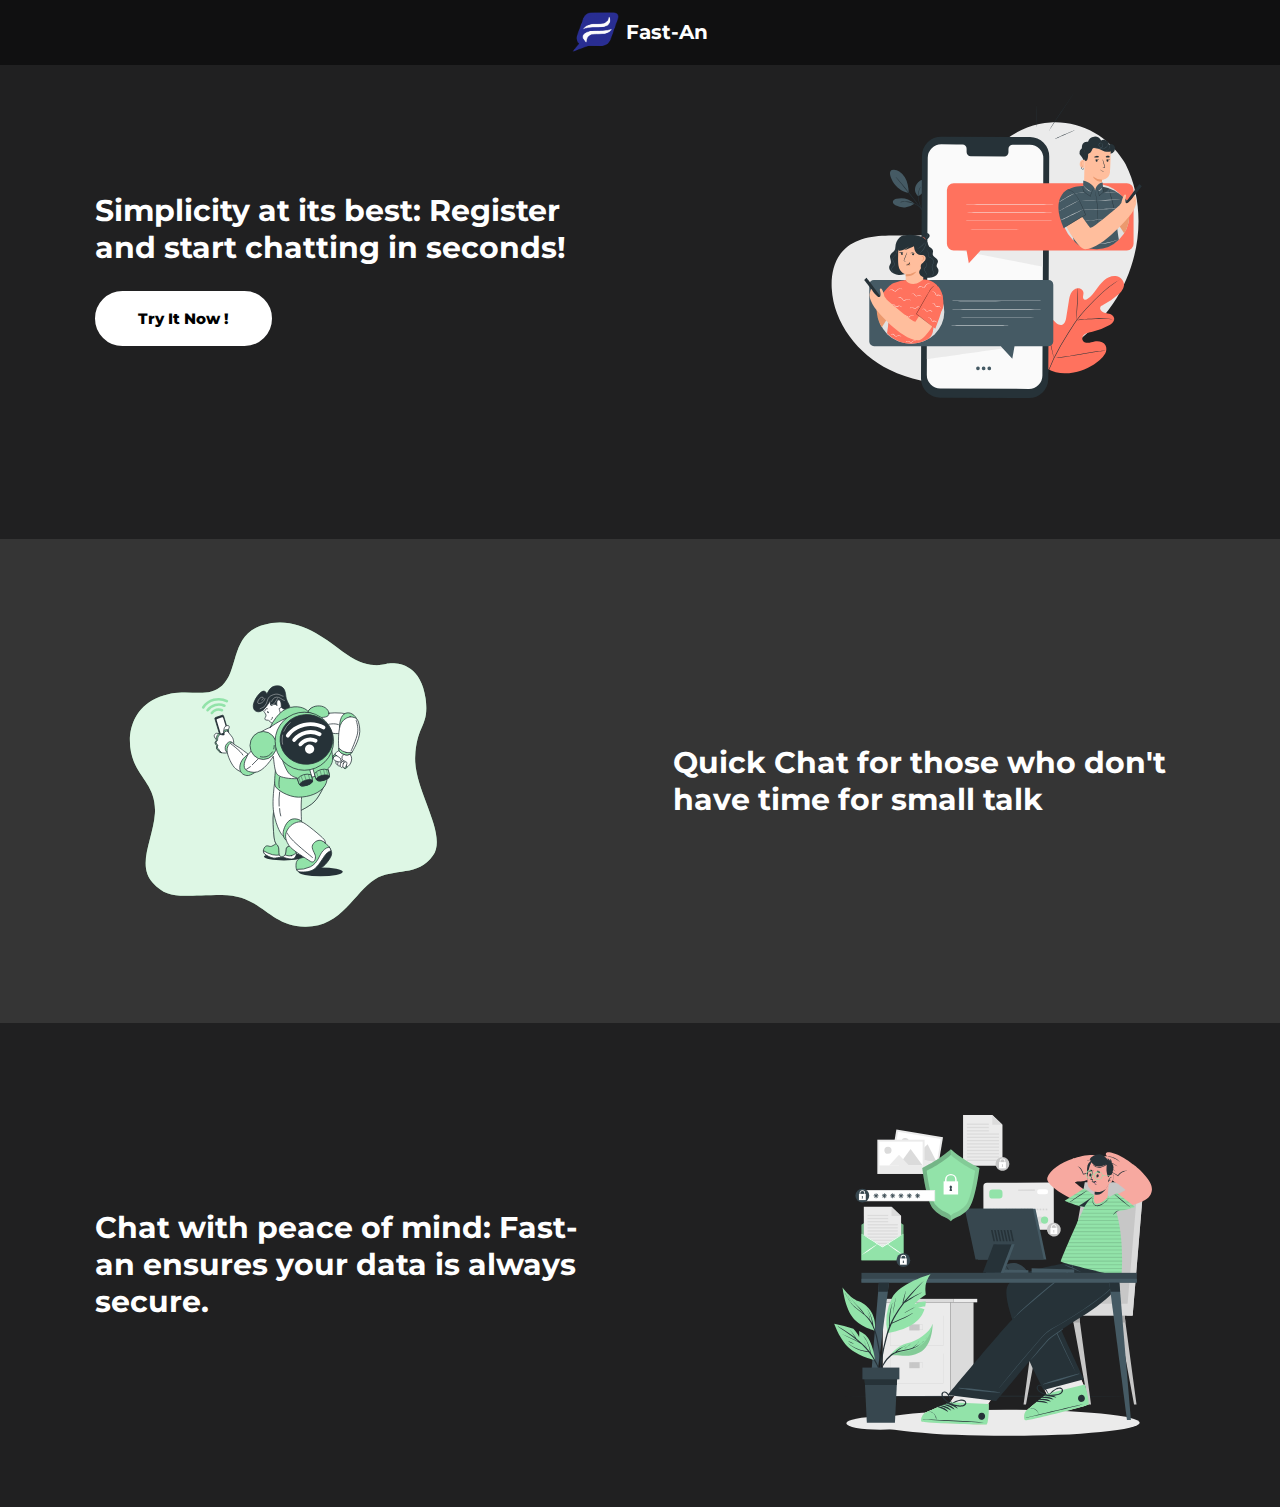
<file: porto/Fast-An/index.html>
<!DOCTYPE html>
<html lang="en">
<head>
  <meta charset="UTF-8">
  <meta http-equiv="X-UA-Compatible" content="IE=edge">
  <meta name="viewport" content="width=device-width, initial-scale=1.0">

  <title>Fast-An</title>
  <link rel="icon" type="image/png" href="img/Fast-An.png">

  <link rel="stylesheet" href="styles/Global.style.css">
  <link rel="stylesheet" href="styles/LandingPage.style.css">
</head>
<body>
  <header>
    <div class="Title">
      <img id="image" src="img/Fast-An.png" alt="=">
      <h1 id="text">Fast-An</h1>
    </div>
  </header>

  <div class="Section-1">
    <div class="Content">
      <div class="Detail">
        <div class="Desc">
          <h2>Simplicity at its best: Register and start chatting in seconds!</h2>
        </div>
        <div class="Button">
          <div id="Register">
            <p>Try It Now !</p>
          </div>
        </div>
      </div>

      <div class="Illustration">
        <img id="image" src="img/illus-1.svg" alt="illustration 1">
      </div>
    </div>
  </div>

  <div class="Section-2">
    <div class="Content">
      <div class="Illustration">
        <img id="image" src="img/illus-2.svg" alt="illustration 1">
      </div>

      <div class="Detail">
        <div class="Desc">
          <h2>Quick Chat for those who don't have time for small talk</h2>
        </div>
      </div>
    </div>
  </div>

  <div class="Section-3">
    <div class="Content">
      <div class="Detail">
        <div class="Desc">
          <h2>Chat with peace of mind: Fast-an ensures your data is always secure.</h2>
        </div>
      </div>

      <div class="Illustration">
        <img id="image" src="img/illus-3.svg" alt="illustration 1">
      </div>
    </div>
  </div>

  <script>
    const registerBtn = document.getElementById('Register');

    registerBtn.addEventListener('click', () => {
      window.location.href = './register.html'
    })
  </script>
</body>
</html>
</file>
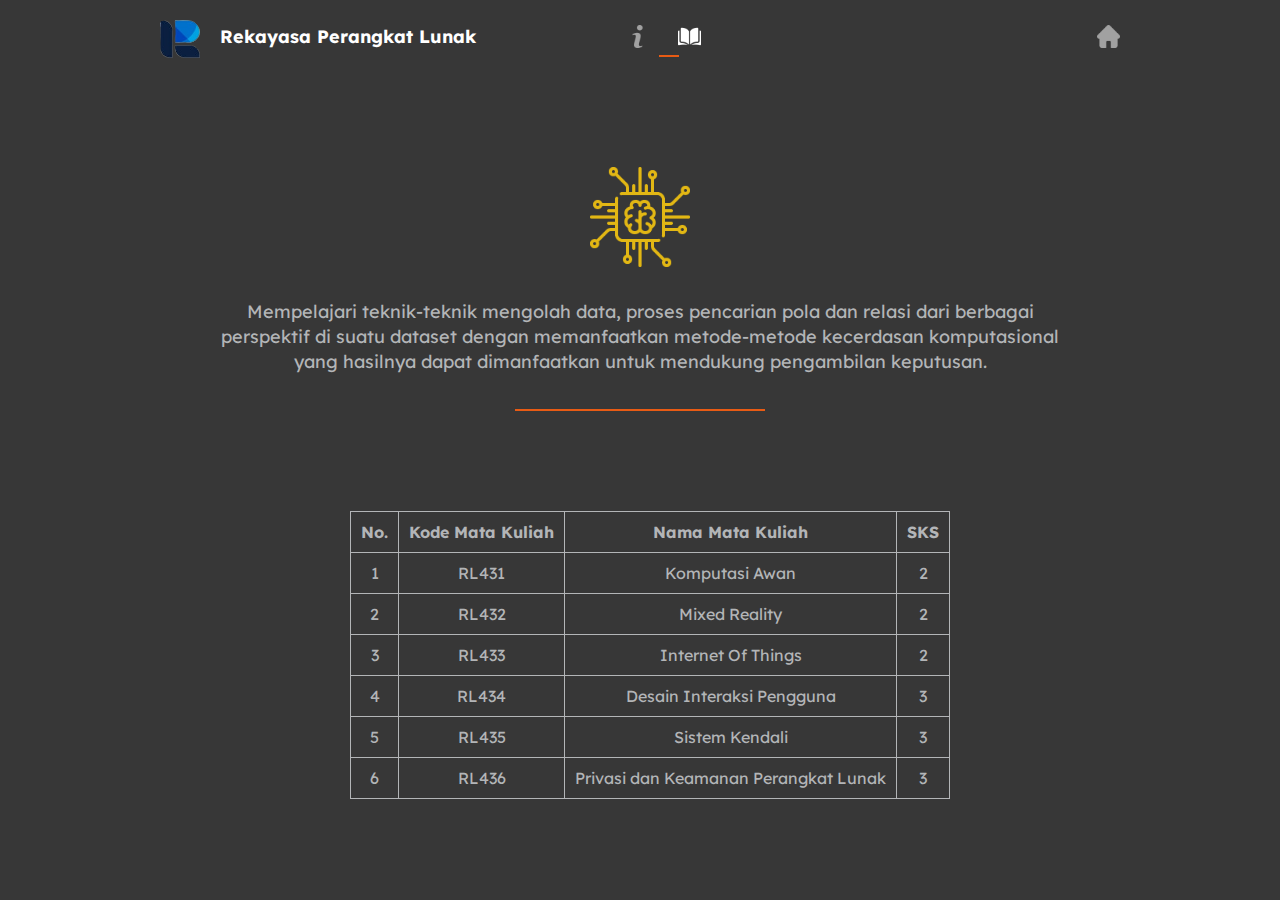
<file: RPL-KBK.html>
<!DOCTYPE html>
<html lang="en">

<head>
    <meta charset="UTF-8">
    <meta http-equiv="X-UA-Compatible" content="IE=edge">
    <meta name="viewport" content="width=device-width, initial-scale=1.0">

    <title>Mikail Asada</title>
    <link rel="icon"
        href="https://cdn.discordapp.com/icons/896414870361231480/e5ab53156741a7402ef888adcf79eecc.webp?size=128"
        type="image/x-icon">
        
    <link rel="stylesheet" href="css/RPL-KBK.css">
    <link rel="preconnect" href="https://fonts.googleapis.com">


    <link rel="preconnect" href="https://fonts.gstatic.com" crossorigin>
    <link href="https://fonts.googleapis.com/css2?family=Lexend+Deca:wght@300&display=swap" rel="stylesheet">
</head>

<body>
    <div class="Container">
        <div class="Head">
            <div class="Title">
                <img src="img/RPL.png" alt="" id="RPL-Icon">
                <h3 id="Title-Text">Rekayasa Perangkat Lunak</h3>
            </div>
            <div class="Navbar-Btn">
                    <a href="RPL-Main.html"><img src="img/Info.png" alt="" id="Info-Btn"></a>
                    <img src="img/Book-Hover.png" alt="" id="Subject-Btn">
                    <a href="index.html"><img src="img/Home.png" alt="" id="Home-Btn"></a>
                    <div id="Selected-Line"></div>
            </div>
        </div>
        <div class="Content">
            <img src="img/AI.png" alt="" id="Icon">
            <div class="Text">
                <p> 
                    Mempelajari teknik-teknik mengolah data, proses pencarian pola dan relasi dari berbagai perspektif di suatu dataset dengan memanfaatkan metode-metode kecerdasan komputasional yang hasilnya dapat dimanfaatkan untuk mendukung pengambilan keputusan.
                </p>
            </div>
            <div id="Buttom-Line"></div>
            <table class="Table">
                <tr>
                    <th>No.</th>
                    <th>Kode Mata Kuliah</th>
                    <th>Nama Mata Kuliah</th>
                    <th>SKS</th>
                </tr>
                <tr>
                    <td>1</td>
                    <td>RL431</td>
                    <td>Komputasi Awan</td>
                    <td>2</td>
                </tr>
                <tr>
                    <td>2</td>
                    <td>RL432</td>
                    <td>Mixed Reality</td>
                    <td>2</td>
                </tr>
                <tr>
                    <td>3</td>
                    <td>RL433</td>
                    <td>Internet Of Things</td>
                    <td>2</td>
                </tr>
                <tr>
                    <td>4</td>
                    <td>RL434</td>
                    <td>Desain Interaksi Pengguna</td>
                    <td>3</td>
                </tr>
                <tr>
                    <td>5</td>
                    <td>RL435</td>
                    <td>Sistem Kendali</td>
                    <td>3</td>
                </tr>
                <tr>
                    <td>6</td>
                    <td>RL436</td>
                    <td>Privasi dan Keamanan Perangkat Lunak</td>
                    <td>3</td>
                </tr>
            </table>
        </div>
    </div>
</body>

</html>
</file>
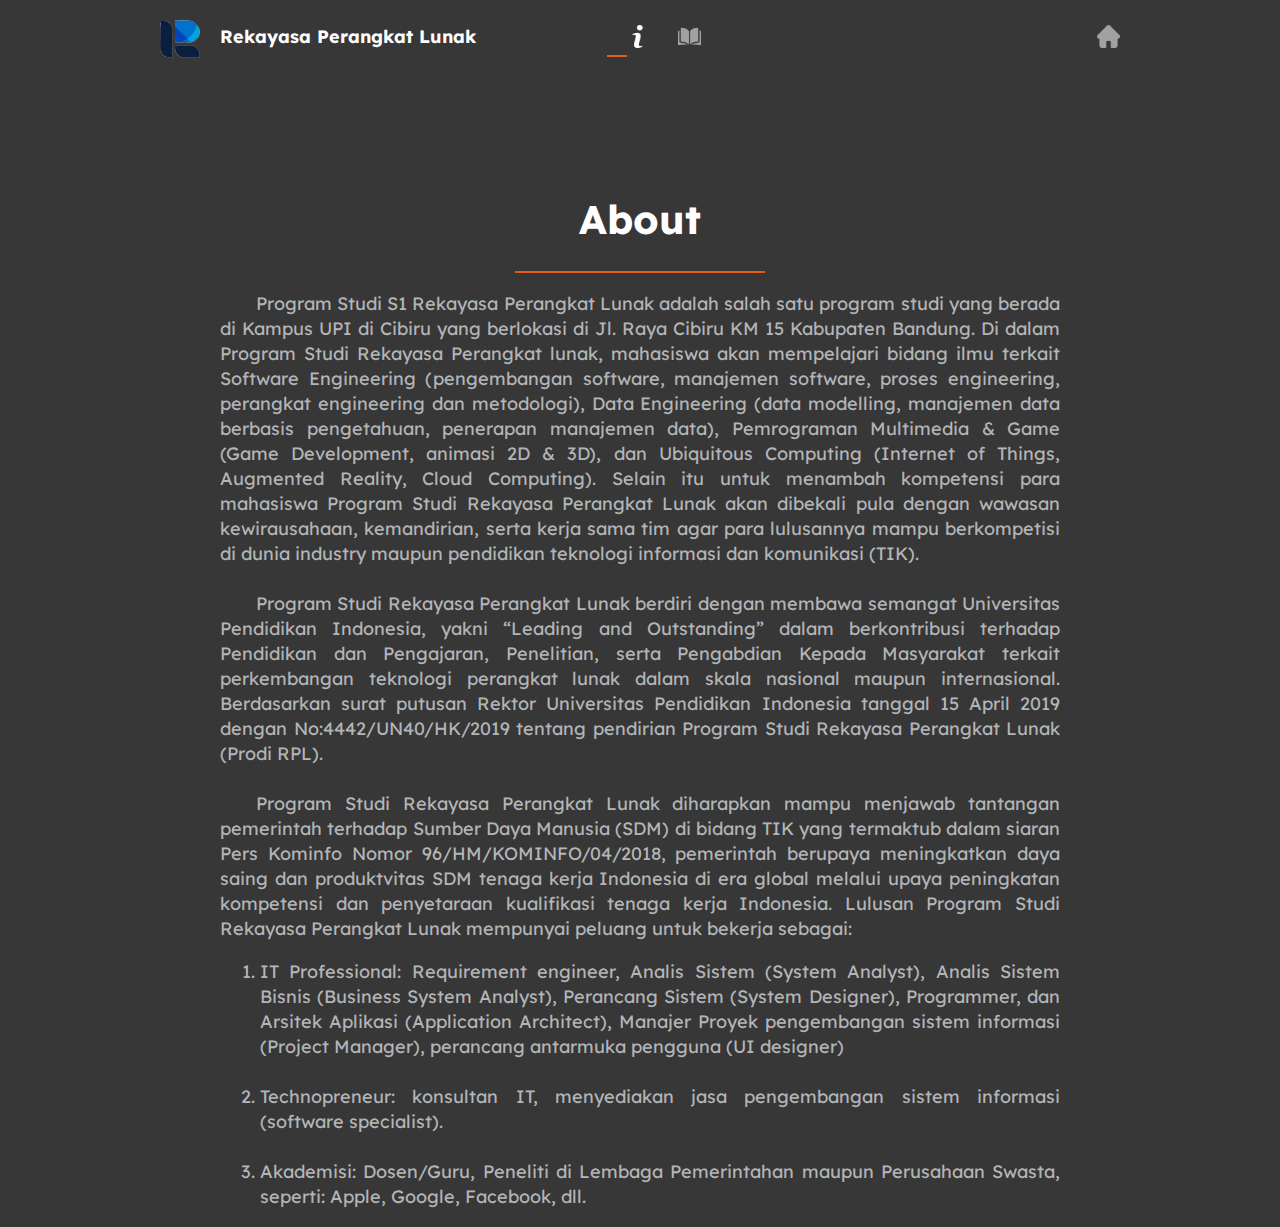
<file: RPL-Main.html>
<!DOCTYPE html>
<html lang="en">

<head>
    <meta charset="UTF-8">
    <meta http-equiv="X-UA-Compatible" content="IE=edge">
    <meta name="viewport" content="width=device-width, initial-scale=1.0">

    <title>Mikail Asada</title>
    <link rel="icon"
        href="https://cdn.discordapp.com/icons/896414870361231480/e5ab53156741a7402ef888adcf79eecc.webp?size=128"
        type="image/x-icon">

    <link rel="stylesheet" href="css/RPL-Main.css">
    <link rel="preconnect" href="https://fonts.googleapis.com">


    <link rel="preconnect" href="https://fonts.gstatic.com" crossorigin>
    <link href="https://fonts.googleapis.com/css2?family=Lexend+Deca:wght@300&display=swap" rel="stylesheet">
</head>

<body>
    <div class="Container">
        <div class="Head">
            <div class="Title">
                <img src="img/RPL.png" alt="" id="RPL-Icon">
                <h3 id="Title-Text">Rekayasa Perangkat Lunak</h3>
            </div>
            <div class="Navbar-Btn">
                <img src="img/Info-Hover.png" alt="" id="Info-Btn">
                <a href="RPL-KBK.html"><img src="img/Book.png" alt="" id="Subject-Btn"></a>
                <a href="index.html"><img src="img/Home.png" alt="" id="Home-Btn"></a>
                <div id="Selected-Line"></div>
            </div>
        </div>
        <div class="About">
            <h1 id="Title"> About</h1>
            <div id="About-Buttom-Line"></div>
            <div class="Content">
                <p>
                    &emsp;&emsp;Program Studi S1 Rekayasa Perangkat Lunak adalah salah satu program
                    studi yang berada di Kampus UPI di Cibiru yang berlokasi di Jl. Raya
                    Cibiru KM 15 Kabupaten Bandung. Di dalam Program Studi Rekayasa
                    Perangkat lunak, mahasiswa akan mempelajari bidang ilmu terkait
                    Software Engineering (pengembangan software, manajemen software,
                    proses engineering, perangkat engineering dan metodologi), Data
                    Engineering (data modelling, manajemen data berbasis pengetahuan,
                    penerapan manajemen data), Pemrograman Multimedia & Game (Game
                    Development, animasi 2D & 3D), dan Ubiquitous Computing (Internet of
                    Things, Augmented Reality, Cloud Computing). Selain itu untuk
                    menambah kompetensi para mahasiswa Program Studi Rekayasa Perangkat
                    Lunak akan dibekali pula dengan wawasan kewirausahaan, kemandirian,
                    serta kerja sama tim agar para lulusannya mampu berkompetisi di dunia
                    industry maupun pendidikan teknologi informasi dan komunikasi (TIK).
                    <br><br>
                    &emsp;&emsp;Program Studi Rekayasa Perangkat Lunak berdiri dengan membawa semangat Universitas
                    Pendidikan Indonesia, yakni “Leading and Outstanding” dalam berkontribusi terhadap
                    Pendidikan dan Pengajaran, Penelitian, serta Pengabdian Kepada Masyarakat terkait
                    perkembangan teknologi perangkat lunak dalam skala nasional maupun internasional.
                    Berdasarkan surat putusan Rektor Universitas Pendidikan Indonesia tanggal 15 April
                    2019 dengan No:4442/UN40/HK/2019 tentang pendirian Program Studi Rekayasa Perangkat
                    Lunak (Prodi RPL).
                    <br><br>
                    &emsp;&emsp;Program Studi Rekayasa Perangkat Lunak diharapkan mampu menjawab tantangan pemerintah
                    terhadap Sumber Daya Manusia (SDM) di bidang TIK yang termaktub dalam siaran Pers
                    Kominfo Nomor 96/HM/KOMINFO/04/2018, pemerintah berupaya meningkatkan daya saing dan
                    produktvitas SDM tenaga kerja Indonesia di era global melalui upaya peningkatan
                    kompetensi dan penyetaraan kualifikasi tenaga kerja Indonesia. Lulusan Program Studi
                    Rekayasa Perangkat Lunak mempunyai peluang untuk bekerja sebagai:
                <ol>
                    <li>
                        IT Professional: Requirement engineer, Analis Sistem (System Analyst), Analis Sistem Bisnis
                        (Business System Analyst), Perancang Sistem (System Designer), Programmer, dan Arsitek
                        Aplikasi (Application Architect), Manajer Proyek pengembangan sistem informasi (Project
                        Manager), perancang antarmuka pengguna (UI designer)
                    </li>
                    <br>
                    <li>
                        Technopreneur: konsultan IT, menyediakan jasa pengembangan sistem informasi (software
                        specialist).
                    </li>
                    <br>
                    <li>
                        Akademisi: Dosen/Guru, Peneliti di Lembaga Pemerintahan maupun Perusahaan Swasta, seperti:
                        Apple, Google, Facebook, dll.
                    </li>
                </ol>
                </p>
            </div>
        </div>
    </div>
</body>

</html>
</file>
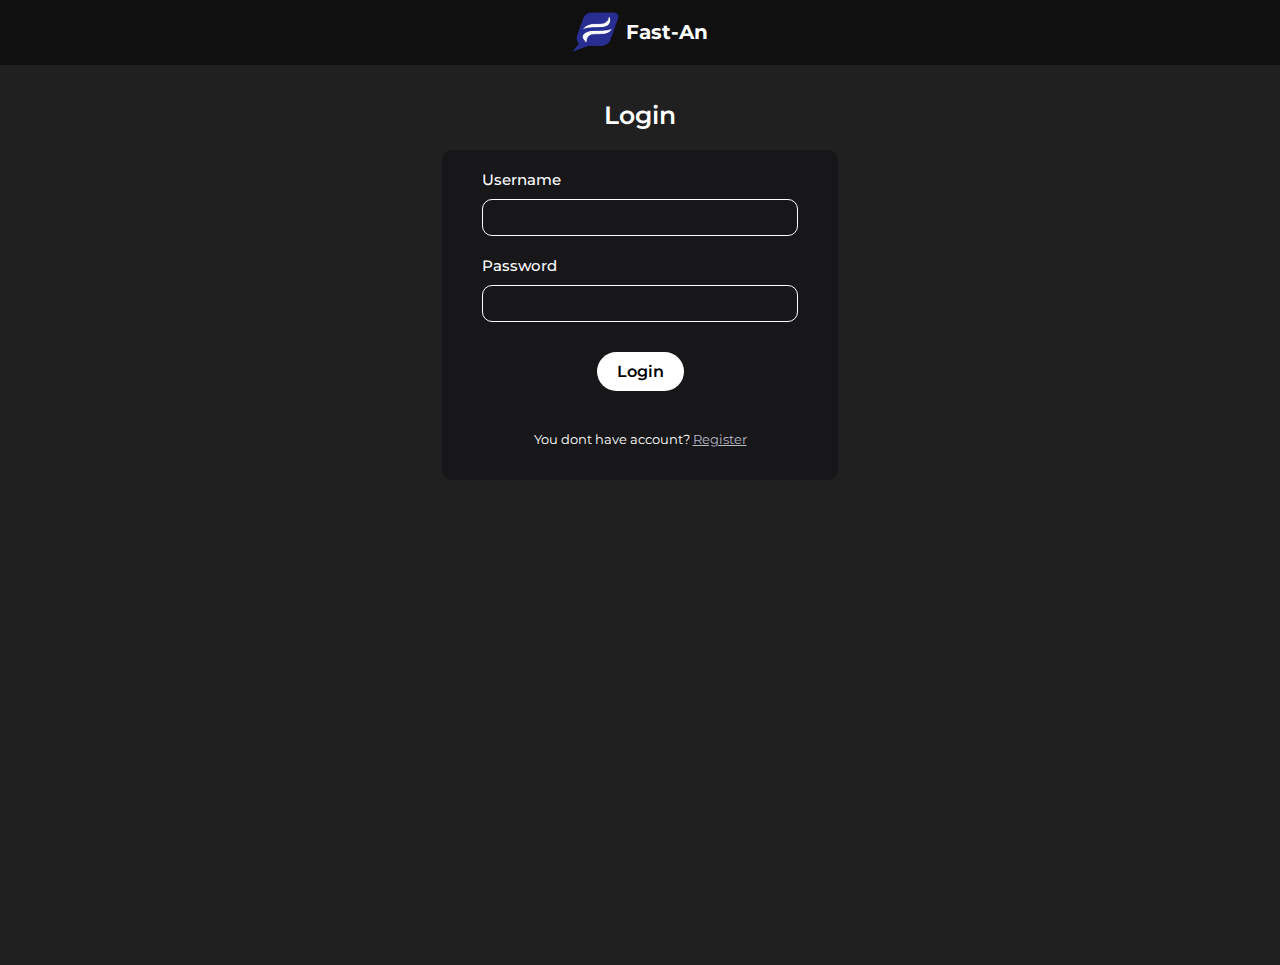
<file: porto/Fast-An/login.html>
<!DOCTYPE html>
<html lang="en">
<head>
  <meta charset="UTF-8">
  <meta http-equiv="X-UA-Compatible" content="IE=edge">
  <meta name="viewport" content="width=device-width, initial-scale=1.0">

  <title>Fast-An</title>
  <link rel="icon" type="image/png" href="img/Fast-An.png">

  <link rel="stylesheet" href="styles/Global.style.css">
  <link rel="stylesheet" href="styles/LoginPage.style.css">
</head>
<body>
  <header>
    <div class="Title">
      <img id="image" src="img/Fast-An.png" alt="=">
      <h1 id="text">Fast-An</h1>
    </div>
  </header>

  <div class="Section-1">
    <div class="Content">
      <p id="Title">Login</p>
      <div class="LoginBox">
        <div class="Username">
          <p id="text">Username</p>
          <input id="input" type="text">
        </div>

        <div class="Password">
          <p id="text">Password</p>
          <input id="input" type="password">
        </div>

        <div class="Login">
          <p id="text">Login</p>
        </div>

        <div class="Register">
          <p id="text">You dont have account? <a id="linkLogin" href="./register.html">Register</a></p>
        </div>
      </div>
    </div>
  </div>
</body>
</html>
</file>
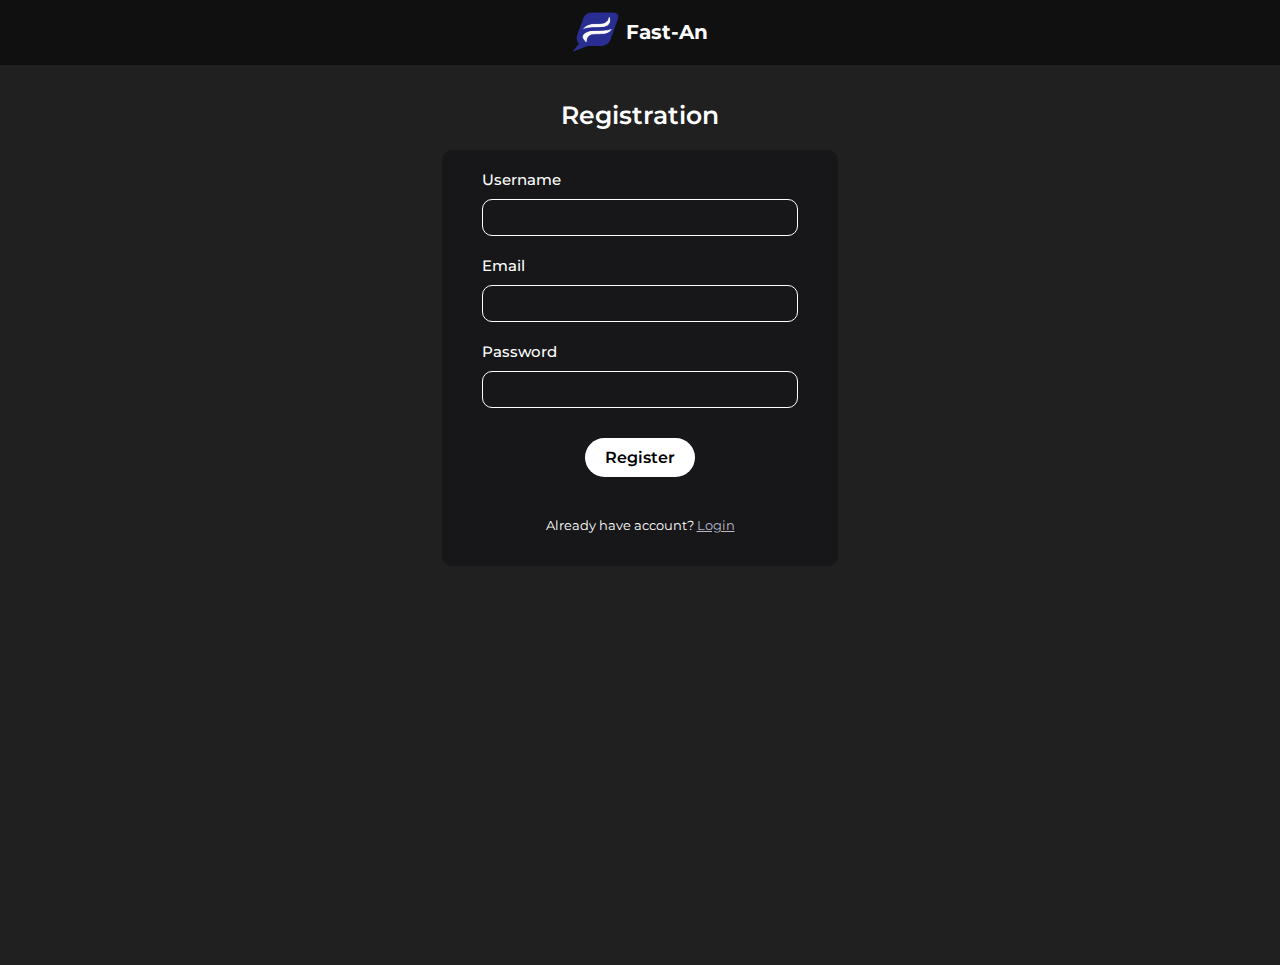
<file: porto/Fast-An/register.html>
<!DOCTYPE html>
<html lang="en">
<head>
  <meta charset="UTF-8">
  <meta http-equiv="X-UA-Compatible" content="IE=edge">
  <meta name="viewport" content="width=device-width, initial-scale=1.0">

  <title>Fast-An</title>
  <link rel="icon" type="image/png" href="img/Fast-An.png">

  <link rel="stylesheet" href="styles/Global.style.css">
  <link rel="stylesheet" href="styles/RegisterPage.style.css">
</head>
<body>
  <header>
    <div class="Title">
      <img id="image" src="img/Fast-An.png" alt="=">
      <h1 id="text">Fast-An</h1>
    </div>
  </header>

  <div class="Section-1">
    <div class="Content">
      <p id="Title">Registration</p>
      <div class="RegisterBox">
        <div class="Username">
          <p id="text">Username</p>
          <input id="input" type="text">
        </div>
        
        <div class="Email">
          <p id="text">Email</p>
          <input id="input" type="text">
        </div>

        <div class="Password">
          <p id="text">Password</p>
          <input id="input" type="password">
        </div>

        <div class="Register">
          <p id="text">Register</p>
        </div>

        <div class="Login">
          <p id="text">Already have account? <a id="linkLogin" href="./login.html">Login</a></p>
        </div>
      </div>
    </div>
  </div>
</body>
</html>
</file>
<file: porto/Fast-An/styles/Global.style.css>
@import url('https://fonts.googleapis.com/css2?family=Montserrat:ital,wght@0,100;0,200;0,300;0,400;0,500;0,600;0,700;0,800;0,900;1,100;1,200;1,300;1,400;1,500;1,600;1,700;1,800;1,900&display=swap');

body {
  margin: 0%;
  padding: 0%;

  font-family: 'Montserrat', sans-serif;
}

header {
  background-color: #101011;
  width: 100%;
}

header > .Title {
  display: flex;
  width: fit-content;
  height: fit-content;

  margin-left: auto;
  margin-right: auto;
  padding: 7px;

  gap: 7px;
}

header > .Title > #image {
  width: 47px;
  height: 40px;

  margin-top: auto;
  margin-bottom: auto;
}


header > .Title > #text {
  color: white;

  font-size: 20px;
  font-weight: 700;
}
</file>
<file: porto/Fast-An/styles/LandingPage.style.css>
@media screen and (min-width: 992px) {

  /*===== Section 1 =====*/
  .Section-1 {
    height: fit-content;
    width: 100%;
  
    background-color: #202021;
    
    padding-bottom: 90px;
  }
  
  .Section-1 > .Content {
    display: flex;
  }
  
  .Section-1 > .Content > .Detail {
    width: fit-content;
    height: fit-content;
  
    margin-top: auto;
    margin-bottom: auto;
  
    margin-left: 95px;
    margin-right: auto;
  }
  
  .Section-1 > .Content > .Detail > .Desc {
    width: 40vw;
  
    color: white;
  
    font-size: 20px;
  }
  
  .Section-1 > .Content > .Detail > .Button {
    border: white solid;
    border-radius: 100px;

    padding-left: 40px;
    padding-right: 40px;

    background-color: white;

    width: fit-content;
    height: fit-content;

    color: black;
    cursor: pointer;

    transition: 300ms ;
  }

  .Section-1 > .Content > .Detail > .Button > #Register {
    font-weight: 800;
    font-size: 15px;
  }
  
  .Section-1 > .Content > .Illustration {
    width: 30vw;
    height: 30vw;
  
    margin-left: auto;
    margin-right: 95px;
  }

  /*===== Section 2 =====*/
  .Section-2 {
    height: fit-content;
    width: 100%;
  
    background-color: #353535;
  }
  
  .Section-2 > .Content {
    display: flex;
    padding-top: 50px;
    padding-bottom: 50px;
  }
  
  .Section-2 > .Content > .Detail {
    width: fit-content;
    height: fit-content;
  
    margin-top: auto;
    margin-bottom: auto;
  
    margin-left: auto;
    margin-right: 95px;
  }
  
  .Section-2 > .Content > .Detail > .Desc {
    width: 40vw;
  
    color: white;
  
    font-size: 20px;
  }
  
  .Section-2 > .Content > .Illustration {
    width: 30vw;
    height: 30vw;
  
    margin-left: 95px;
    margin-right: auto;
  }

  /*===== Section 2 =====*/
  .Section-3 {
    height: fit-content;
    width: 100%;
  
    background-color: #202021;
  }
  
  .Section-3 > .Content {
    display: flex;
    
    padding-top: 50px;
    padding-bottom: 50px;
  }
  
  .Section-3 > .Content > .Detail {
    width: fit-content;
    height: fit-content;
  
    margin-top: auto;
    margin-bottom: auto;
  
    margin-left: 95px;
    margin-right: auto;
  }
  
  .Section-3 > .Content > .Detail > .Desc {
    width: 40vw;
  
    color: white;
  
    font-size: 20px;
  }
  
  .Section-3 > .Content > .Illustration {
    width: 30vw;
    height: 30vw;
  
    margin-left: auto;
    margin-right: 95px;
  }
}

.Section-1 > .Content > .Detail > .Button:hover {
  background-color: transparent;
  color: white;
}
</file>
<file: css/RPL-KBK.css>
body {
    background-color: #373737;
    margin: 0px;
    padding: 0px;
}

.Container {
    margin: auto;
    width: 1000px;
    padding-bottom: 100px;
}

.Title {
    float: left;
}

.Title #RPL-Icon {
    float: left;
    width: 40px;
    padding-left: 20px;
    padding-top: 20px;
}

.Title #Title-Text {
    display: inline-block;
    font-family: Lexend Deca;
    font-size: 18px;
    color: white;
    margin: 0px;
    padding-top: 25px;
    padding-left: 20px;
}

.Navbar-Btn {
    margin-left: 315px;
    padding-top: 25px;
    padding-bottom: 30px;
}

#Info-Btn {
    width: 23px;
    margin-left: 150px;
}

#Info-Btn:hover {
    content: url("../img/Info-Hover.png");
}

#Subject-Btn {
    width: 23px;
    padding-left: 25px;
}

#Home-Btn {
    width: 23px;
    float: right;
    padding-right: 20px;
}

#Home-Btn:hover {
    content: url("../img/Home-Hover.png");
}

#Selected-Line {
    width: 20px;
    margin-left: 204px;
    padding-top: 3px;
    border-bottom: 2px #e85b14 solid;
}

.Content {
    clear: both;
    margin-left: 80px;
    margin-right: 80px;
    font-family: Lexend Deca;
}

#Icon {
    width: 100px;
    padding-top: 80px;
    padding-left: 370px;
    margin-bottom: 10px;
}

#Buttom-Line {
    width: 250px;
    margin: auto;
    border-bottom: 2px #e85b14 solid;
}

.Content .Text {
    color: #b3b5b7;
    font-size: 18px;
    text-align: center;
    line-height: 25px;
    margin-bottom: 35px;
}

.Table {
    text-align: center;
    margin-top: 100px;
    margin-left: 130px;
}

table, th, td {
    border:0.5px #b3b5b7 solid;
    border-collapse: collapse;
}

th, td {
    padding: 10px;
    font-family: Lexend Deca;
    color: #b3b5b7;
}
</file>
<file: css/RPL-Main.css>
body {
    background-color: #373737;
    margin: 0px;
    padding: 0px;
}

.Container {
    margin: auto;
    width: 1000px;
}

.Title {
    float: left;
}

.Title #RPL-Icon {
    float: left;
    width: 40px;
    padding-left: 20px;
    padding-top: 20px;
}

.Title #Title-Text {
    display: inline-block;
    font-family: Lexend Deca;
    font-size: 18px;
    color: white;
    margin: 0px;
    padding-top: 25px;
    padding-left: 20px;
}

.Navbar-Btn {
    margin-left: 315px;
    padding-top: 25px;
    padding-bottom: 30px;
}

#Info-Btn {
    width: 23px;
    margin-left: 150px;
}

#Subject-Btn {
    width: 23px;
    padding-left: 25px;
}

#Subject-Btn:hover {
    content: url("../img/Book-Hover.png");
}

#Home-Btn {
    width: 23px;
    float: right;
    padding-right: 20px;
}

#Home-Btn:hover {
    content: url("../img/Home-Hover.png");
}

#Selected-Line {
    width: 20px;
    margin-left: 152px;
    padding-top: 3px;
    border-bottom: 2px #e85b14 solid;
}

.About {
    clear: both;
    margin-left: 80px;
    margin-right: 80px;
    font-family: Lexend Deca;
}

.About #Title {
    padding-top: 80px;
    text-align: center;
    font-size: 40px;
    color: white;
}

.About #About-Buttom-Line {
    width: 250px;
    margin: auto;
    border-bottom: 2px #e85b14 solid;
}

.About .Content {
    color: #b3b5b7;
    font-size: 18px;
    text-align: justify;
    line-height: 25px;
}
</file>
<file: porto/Fast-An/styles/LoginPage.style.css>
@media screen and (min-width: 992px) {
  .Section-1 {
    width: 100%;
    height: 100vh;
    background-color: #202021;
  }

  .Section-1 > .Content {
    width: fit-content;
    height: fit-content;
    
    margin-left: auto;
    margin-right: auto;
    
    padding-top: 35px;
  }

  .Section-1 > .Content > #Title {
    color: white;
    margin: 0;
    
    font-size: 25px;
    font-weight: 600;

    text-align: center;
  }

  .Section-1 > .Content > .LoginBox {
    background-color: #171719;
    border-radius: 10px;

    width: fit-content;
    height: fit-content;

    margin-top: 20px;

    padding-top: 20px;
    padding-bottom: 20px;
    padding-left: 40px;
    padding-right: 40px;
  }

  .Section-1 > .Content > .LoginBox > .Username {
    width: fit-content;
    height: fit-content;
  }

  .Section-1 > .Content > .LoginBox > .Username > #text {
    color: white;
    
    width: fit-content;

    margin: 0;

    font-size: 15px;
    font-weight: 500;
  }

  .Section-1 > .Content > .LoginBox > .Username > #input {
    color: white;
    background-color: transparent;
    
    margin-top: 10px;
    width: 300px;

    padding-left: 7px;
    padding-right: 7px;
    padding-top: 10px;
    padding-bottom: 10px;

    border: 1px white solid;
    border-radius: 10px;
    outline: none;
    appearance: none;
  }

  .Section-1 > .Content > .LoginBox > .Email {
    width: fit-content;
    height: fit-content;

    margin-top: 20px;
  }

  .Section-1 > .Content > .LoginBox > .Email > #text {
    color: white;
    
    width: fit-content;

    margin: 0;

    font-size: 15px;
    font-weight: 500;
  }

  .Section-1 > .Content > .LoginBox > .Email > #input {
    color: white;
    background-color: transparent;
    
    margin-top: 10px;
    width: 300px;

    padding-left: 7px;
    padding-right: 7px;
    padding-top: 10px;
    padding-bottom: 10px;

    border: 1px white solid;
    border-radius: 10px;
    outline: none;
    appearance: none;
  }

  .Section-1 > .Content > .LoginBox > .Password {
    width: fit-content;
    height: fit-content;

    margin-top: 20px;
  }

  .Section-1 > .Content > .LoginBox > .Password > #text {
    color: white;
    
    width: fit-content;

    margin: 0;

    font-size: 15px;
    font-weight: 500;
  }

  .Section-1 > .Content > .LoginBox > .Password > #input {
    color: white;
    background-color: transparent;
    
    margin-top: 10px;
    width: 300px;

    padding-left: 7px;
    padding-right: 7px;
    padding-top: 10px;
    padding-bottom: 10px;

    border: 1px white solid;
    border-radius: 10px;
    outline: none;
    appearance: none;
  }

  .Section-1 > .Content > .LoginBox > .Login {
    background-color: white;

    width: fit-content;
    height: fit-content;

    margin-top: 30px;
    margin-left: auto;
    margin-right: auto;

    padding-left: 20px;
    padding-right: 20px;
    padding-top: 10px;
    padding-bottom: 10px;

    border-radius: 50px;

    font-weight: 600;
  }

  .Section-1 > .Content > .LoginBox > .Login > #text {
    margin: 0;
  }

  .Section-1 > .Content > .LoginBox > .Register {
    width: fit-content;
    height: fit-content;
    
    margin-top: 40px;
    margin-left: auto;
    margin-right: auto;
  }

  .Section-1 > .Content > .LoginBox > .Register > #text {
    color: white;
    font-size: 13px;
  }

  .Section-1 > .Content > .LoginBox > .Register > #text > #linkLogin {
    color: rgb(184, 184, 199);
  }
}
</file>
<file: porto/Fast-An/styles/RegisterPage.style.css>
@media screen and (min-width: 992px) {
  .Section-1 {
    width: 100%;
    height: 100vh;
    background-color: #202021;
  }

  .Section-1 > .Content {
    width: fit-content;
    height: fit-content;
    
    margin-left: auto;
    margin-right: auto;
    
    padding-top: 35px;
  }

  .Section-1 > .Content > #Title {
    color: white;
    margin: 0;
    
    font-size: 25px;
    font-weight: 600;

    text-align: center;
  }

  .Section-1 > .Content > .RegisterBox {
    background-color: #171719;
    border-radius: 10px;

    width: fit-content;
    height: fit-content;

    margin-top: 20px;

    padding-top: 20px;
    padding-bottom: 20px;
    padding-left: 40px;
    padding-right: 40px;
  }

  .Section-1 > .Content > .RegisterBox > .Username {
    width: fit-content;
    height: fit-content;
  }

  .Section-1 > .Content > .RegisterBox > .Username > #text {
    color: white;
    
    width: fit-content;

    margin: 0;

    font-size: 15px;
    font-weight: 500;
  }

  .Section-1 > .Content > .RegisterBox > .Username > #input {
    color: white;
    background-color: transparent;
    
    margin-top: 10px;
    width: 300px;

    padding-left: 7px;
    padding-right: 7px;
    padding-top: 10px;
    padding-bottom: 10px;

    border: 1px white solid;
    border-radius: 10px;
    outline: none;
    appearance: none;
  }

  .Section-1 > .Content > .RegisterBox > .Email {
    width: fit-content;
    height: fit-content;

    margin-top: 20px;
  }

  .Section-1 > .Content > .RegisterBox > .Email > #text {
    color: white;
    
    width: fit-content;

    margin: 0;

    font-size: 15px;
    font-weight: 500;
  }

  .Section-1 > .Content > .RegisterBox > .Email > #input {
    color: white;
    background-color: transparent;
    
    margin-top: 10px;
    width: 300px;

    padding-left: 7px;
    padding-right: 7px;
    padding-top: 10px;
    padding-bottom: 10px;

    border: 1px white solid;
    border-radius: 10px;
    outline: none;
    appearance: none;
  }

  .Section-1 > .Content > .RegisterBox > .Password {
    width: fit-content;
    height: fit-content;

    margin-top: 20px;
  }

  .Section-1 > .Content > .RegisterBox > .Password > #text {
    color: white;
    
    width: fit-content;

    margin: 0;

    font-size: 15px;
    font-weight: 500;
  }

  .Section-1 > .Content > .RegisterBox > .Password > #input {
    color: white;
    background-color: transparent;
    
    margin-top: 10px;
    width: 300px;

    padding-left: 7px;
    padding-right: 7px;
    padding-top: 10px;
    padding-bottom: 10px;

    border: 1px white solid;
    border-radius: 10px;
    outline: none;
    appearance: none;
  }

  .Section-1 > .Content > .RegisterBox > .Register {
    background-color: white;

    width: fit-content;
    height: fit-content;

    margin-top: 30px;
    margin-left: auto;
    margin-right: auto;

    padding-left: 20px;
    padding-right: 20px;
    padding-top: 10px;
    padding-bottom: 10px;

    border-radius: 50px;

    font-weight: 600;
  }

  .Section-1 > .Content > .RegisterBox > .Register > #text {
    margin: 0;
  }

  .Section-1 > .Content > .RegisterBox > .Login {
    width: fit-content;
    height: fit-content;
    
    margin-top: 40px;
    margin-left: auto;
    margin-right: auto;
  }

  .Section-1 > .Content > .RegisterBox > .Login > #text {
    color: white;
    font-size: 13px;
  }

  .Section-1 > .Content > .RegisterBox > .Login > #text > #linkLogin {
    color: rgb(184, 184, 199);
  }
}
</file>
